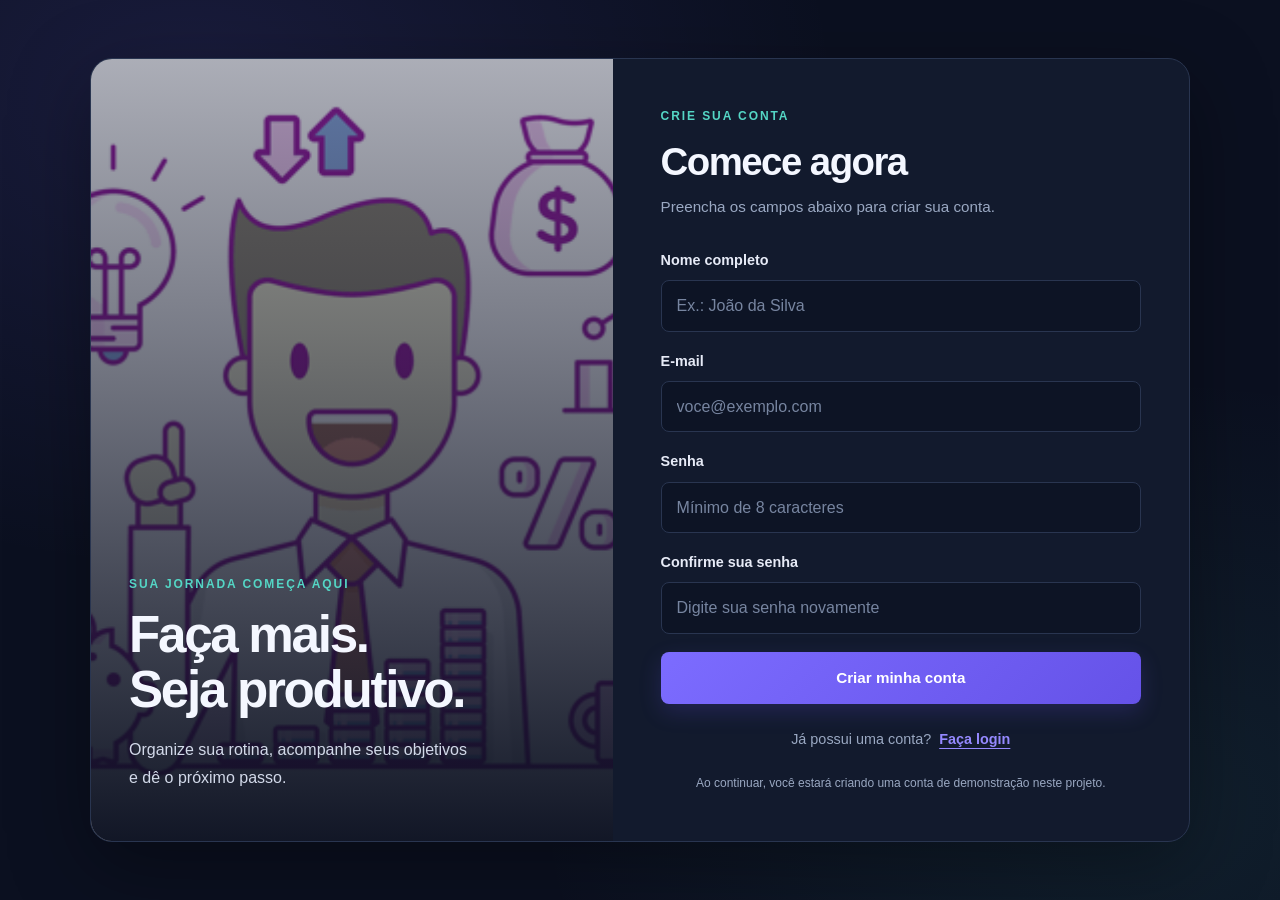
<file: apps/1-Formulario/index.html>
<!DOCTYPE html>
<html lang="pt-BR">
<head>
    <meta charset="UTF-8">
    <meta name="viewport" content="width=device-width, initial-scale=1.0">

    <meta
        name="description"
        content="Crie sua conta para começar a organizar suas atividades e aumentar sua produtividade."
    >

    <title>Criar Conta | Productivity</title>

    <!-- Estilos globais e específicos do formulário -->
    <link rel="stylesheet" href="css/style.css">
    <link rel="stylesheet" href="css/form.css">

    <!-- JavaScript executado após o carregamento do HTML -->
    <script src="js/script.js" defer></script>
</head>

<body>
    <main class="cadastro-container">

        <!-- Área visual -->
        <section class="banner" aria-label="Apresentação">
            <img
                src="img/financial_data.jpg"
                alt=""
                class="banner-imagem"
            >

            <div class="banner-conteudo">
                <p class="banner-etiqueta">SUA JORNADA COMEÇA AQUI</p>

                <h2>Faça mais.<br>Seja produtivo.</h2>

                <p>
                    Organize sua rotina, acompanhe seus objetivos
                    e dê o próximo passo.
                </p>
            </div>
        </section>

        <!-- Área do formulário -->
        <section class="form-area" aria-labelledby="form-titulo">

            <div class="form-cabecalho">
                <p class="form-etiqueta">CRIE SUA CONTA</p>

                <h1 id="form-titulo">Comece agora</h1>

                <p class="form-descricao">
                    Preencha os campos abaixo para criar sua conta.
                </p>
            </div>

            <form
                id="form-cadastro"
                class="formulario"
                action="#"
                method="post"
                novalidate
            >
                <!-- Nome completo -->
                <div class="form-grupo">
                    <label for="nome">Nome completo</label>

                    <input
                        type="text"
                        id="nome"
                        name="nome"
                        placeholder="Ex.: João da Silva"
                        autocomplete="name"
                        minlength="2"
                        maxlength="100"
                        data-rules="required|min:2"
                        aria-describedby="erro-nome"
                        required
                    >

                    <small
                        class="mensagem-erro"
                        id="erro-nome"
                        aria-live="polite"
                    ></small>
                </div>

                <!-- E-mail -->
                <div class="form-grupo">
                    <label for="email">E-mail</label>

                    <input
                        type="email"
                        id="email"
                        name="email"
                        placeholder="voce@exemplo.com"
                        autocomplete="email"
                        maxlength="254"
                        data-rules="required|email"
                        aria-describedby="erro-email"
                        required
                    >

                    <small
                        class="mensagem-erro"
                        id="erro-email"
                        aria-live="polite"
                    ></small>
                </div>

                <!-- Senha -->
                <div class="form-grupo">
                    <label for="senha">Senha</label>

                    <input
                        type="password"
                        id="senha"
                        name="senha"
                        placeholder="Mínimo de 8 caracteres"
                        autocomplete="new-password"
                        minlength="8"
                        data-rules="required|min:8"
                        aria-describedby="erro-senha"
                        required
                    >

                    <small
                        class="mensagem-erro"
                        id="erro-senha"
                        aria-live="polite"
                    ></small>
                </div>

                <!-- Confirmação da senha -->
                <div class="form-grupo">
                    <label for="senha-confirmacao">
                        Confirme sua senha
                    </label>

                    <input
                        type="password"
                        id="senha-confirmacao"
                        name="senha_confirmacao"
                        placeholder="Digite sua senha novamente"
                        autocomplete="new-password"
                        data-rules="required|confirmed"
                        aria-describedby="erro-senha-confirmacao"
                        required
                    >

                    <small
                        class="mensagem-erro"
                        id="erro-senha-confirmacao"
                        aria-live="polite"
                    ></small>
                </div>

                <!-- Mensagem geral -->
                <p
                    id="mensagem-formulario"
                    class="mensagem-formulario"
                    role="status"
                    aria-live="polite"
                ></p>

                <button type="submit" class="botao-cadastro">
                    Criar minha conta
                </button>

                <p class="form-login">
                    Já possui uma conta?
                    <a href="#" id="link-login">Faça login</a>
                </p>

                <p class="form-rodape">
                    Ao continuar, você estará criando uma conta
                    de demonstração neste projeto.
                </p>
            </form>
        </section>
    </main>
</body>
</html>
</file>
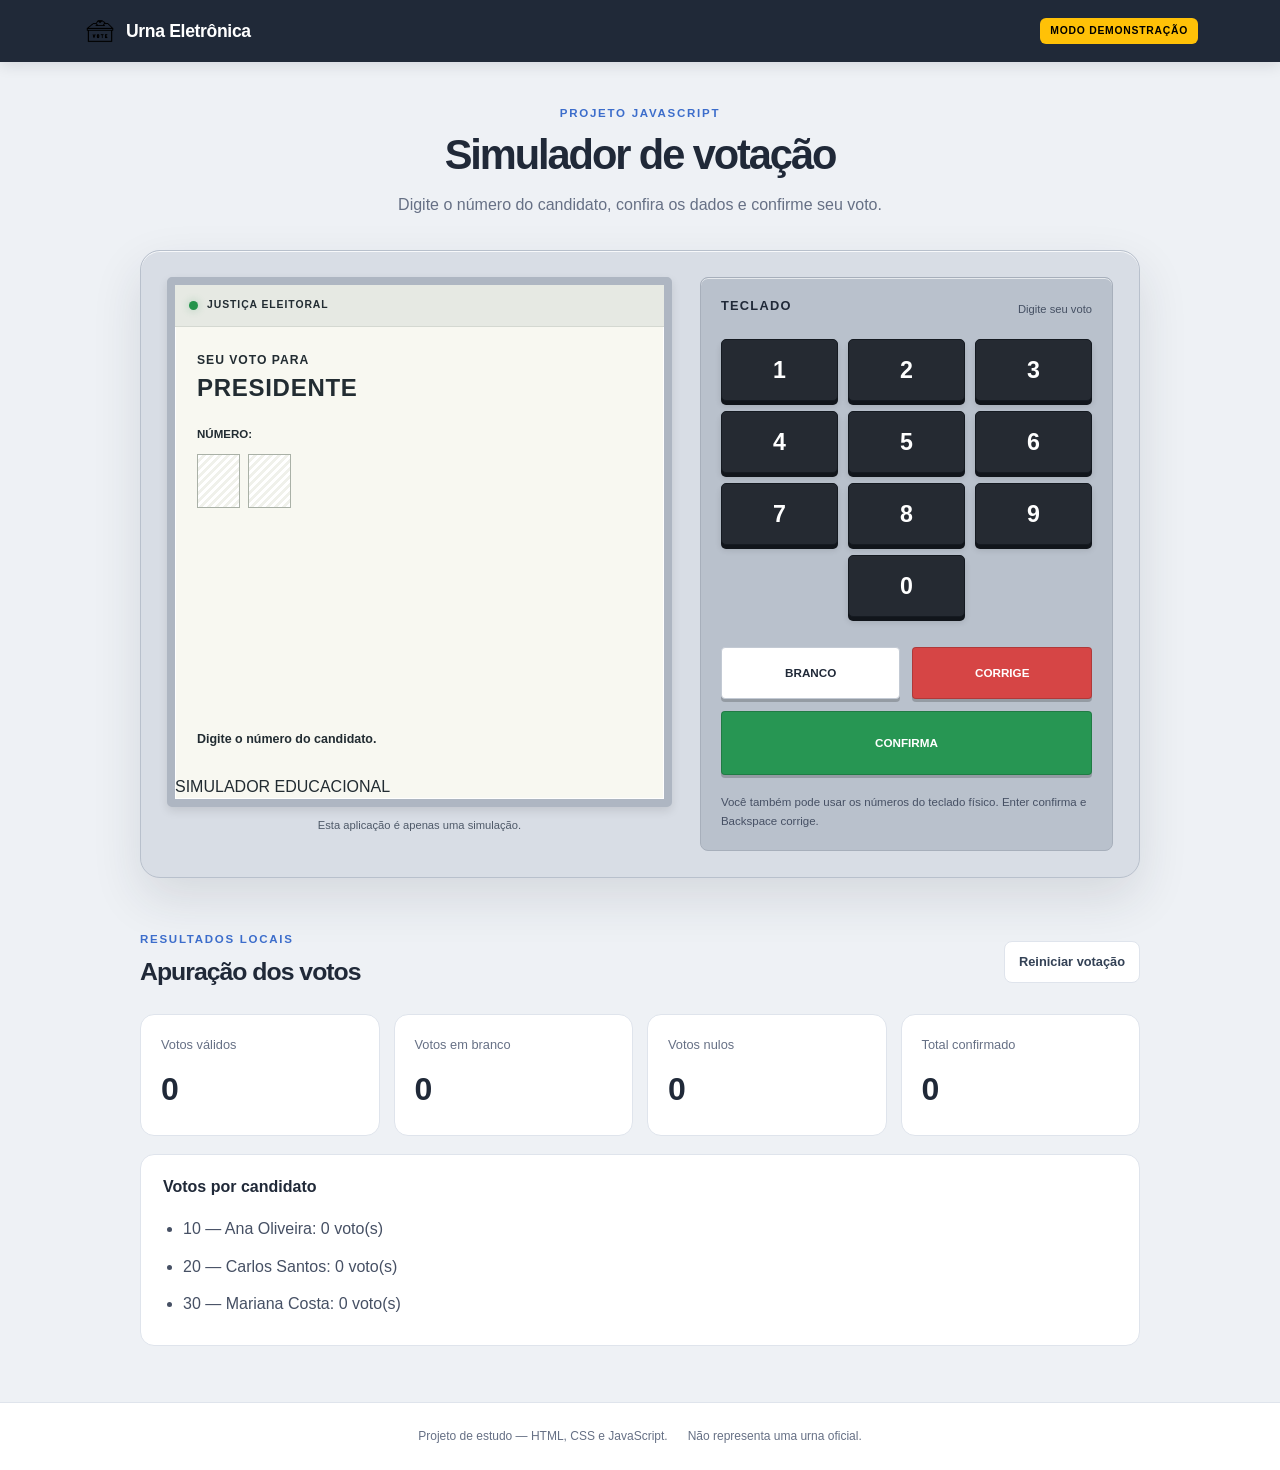
<file: apps/3-Urna eletronica/index.html>
<!doctype html>
<html lang="pt-BR">
<head>
    <meta charset="UTF-8">
    <meta name="viewport" content="width=device-width, initial-scale=1.0">

    <meta
        name="description"
        content="Simulador educacional de urna eletrônica desenvolvido com JavaScript."
    >

    <title>Urna Eletrônica | Simulador JS</title>

    <!-- Bootstrap para utilitários e layout -->
    <link
        href="https://cdn.jsdelivr.net/npm/bootstrap@5.3.3/dist/css/bootstrap.min.css"
        rel="stylesheet"
        crossorigin="anonymous"
    >

    <!-- Estilos personalizados -->
    <link rel="stylesheet" href="css/estilo.css">

    <!-- JavaScript da aplicação -->
    <script src="js/main.js" defer></script>
</head>

<body>
    <header class="navbar navbar-dark app-navbar">
        <div class="container">
            <a class="navbar-brand d-flex align-items-center gap-2" href="#">
                <img
                    src="img/icon/urna.png"
                    alt=""
                    width="36"
                    height="36"
                    onerror="this.hidden=true"
                >

                <span>Urna Eletrônica</span>
            </a>

            <span class="badge text-bg-warning">
                MODO DEMONSTRAÇÃO
            </span>
        </div>
    </header>

    <main class="container app-container">
        <section class="page-heading">
            <p class="eyebrow">PROJETO JAVASCRIPT</p>
            <h1>Simulador de votação</h1>

            <p>
                Digite o número do candidato, confira os dados
                e confirme seu voto.
            </p>
        </section>

        <section class="urna" aria-label="Simulador de urna eletrônica">

            <!-- Tela de votação -->
            <div class="tela-wrapper">
                <div class="tela" id="tela">

                    <div class="tela-topo">
                        <span class="led" aria-hidden="true"></span>
                        <span>JUSTIÇA ELEITORAL</span>
                    </div>

                    <div class="tela-conteudo" id="tela-conteudo">
                        <p class="texto-instrucao">
                            SEU VOTO PARA
                        </p>

                        <h2 id="cargo">PRESIDENTE</h2>

                        <div class="numero-area">
                            <span>NÚMERO:</span>

                            <div
                                class="numero-digitos"
                                id="numero-digitos"
                                aria-label="Número do candidato"
                            >
                                <span class="digito vazio"></span>
                                <span class="digito vazio"></span>
                            </div>
                        </div>

                        <div
                            class="candidato-info"
                            id="candidato-info"
                            hidden
                        >
                            <div class="candidato-foto" id="candidato-foto">
                                <span aria-hidden="true">👤</span>
                            </div>

                            <div class="candidato-dados">
                                <p class="campo-legenda">NOME</p>
                                <h3 id="candidato-nome"></h3>

                                <p class="campo-legenda">PARTIDO</p>
                                <p id="candidato-partido"></p>
                            </div>
                        </div>

                        <div
                            class="voto-especial"
                            id="voto-especial"
                            hidden
                        >
                            <span aria-hidden="true">✓</span>
                            <h3>VOTO EM BRANCO</h3>
                        </div>

                        <div
                            class="mensagem-voto"
                            id="mensagem-voto"
                            role="status"
                            aria-live="polite"
                        >
                            Digite o número do candidato.
                        </div>
                    </div>

                    <div class="tela-rodape">
                        SIMULADOR EDUCACIONAL
                    </div>
                </div>

                <p class="aviso">
                    Esta aplicação é apenas uma simulação.
                </p>
            </div>

            <!-- Teclado -->
            <div class="teclado-area">
                <div class="teclado-cabecalho">
                    <h2>TECLADO</h2>
                    <span>Digite seu voto</span>
                </div>

                <div class="teclado" aria-label="Teclado numérico">
                    <button type="button" class="tecla numero" data-numero="1">1</button>
                    <button type="button" class="tecla numero" data-numero="2">2</button>
                    <button type="button" class="tecla numero" data-numero="3">3</button>

                    <button type="button" class="tecla numero" data-numero="4">4</button>
                    <button type="button" class="tecla numero" data-numero="5">5</button>
                    <button type="button" class="tecla numero" data-numero="6">6</button>

                    <button type="button" class="tecla numero" data-numero="7">7</button>
                    <button type="button" class="tecla numero" data-numero="8">8</button>
                    <button type="button" class="tecla numero" data-numero="9">9</button>

                    <span class="tecla-vazia" aria-hidden="true"></span>
                    <button type="button" class="tecla numero" data-numero="0">0</button>
                    <span class="tecla-vazia" aria-hidden="true"></span>
                </div>

                <div class="teclas-especiais">
                    <button
                        type="button"
                        class="tecla-especial branco"
                        id="botao-branco"
                    >
                        BRANCO
                    </button>

                    <button
                        type="button"
                        class="tecla-especial corrige"
                        id="botao-corrige"
                    >
                        CORRIGE
                    </button>

                    <button
                        type="button"
                        class="tecla-especial confirma"
                        id="botao-confirma"
                    >
                        CONFIRMA
                    </button>
                </div>

                <p class="dica-teclado">
                    Você também pode usar os números do teclado físico.
                    Enter confirma e Backspace corrige.
                </p>
            </div>
        </section>

        <!-- Apuração de demonstração -->
        <section class="apuracao" aria-labelledby="titulo-apuracao">
            <div class="apuracao-cabecalho">
                <div>
                    <p class="eyebrow">RESULTADOS LOCAIS</p>
                    <h2 id="titulo-apuracao">Apuração dos votos</h2>
                </div>

                <button
                    type="button"
                    class="botao-reset"
                    id="botao-reset"
                >
                    Reiniciar votação
                </button>
            </div>

            <div class="resultados">
                <article class="resultado-card">
                    <span>Votos válidos</span>
                    <strong id="total-validos">0</strong>
                </article>

                <article class="resultado-card">
                    <span>Votos em branco</span>
                    <strong id="total-brancos">0</strong>
                </article>

                <article class="resultado-card">
                    <span>Votos nulos</span>
                    <strong id="total-nulos">0</strong>
                </article>

                <article class="resultado-card">
                    <span>Total confirmado</span>
                    <strong id="total-votos">0</strong>
                </article>
            </div>

            <div class="resultado-candidatos">
                <h3>Votos por candidato</h3>
                <ul id="lista-resultados">
                    <li>Nenhum voto registrado.</li>
                </ul>
            </div>
        </section>
    </main>

    <footer class="app-footer">
        <p>Projeto de estudo — HTML, CSS e JavaScript.</p>
        <p>Não representa uma urna oficial.</p>
    </footer>
</body>
</html>
</file>
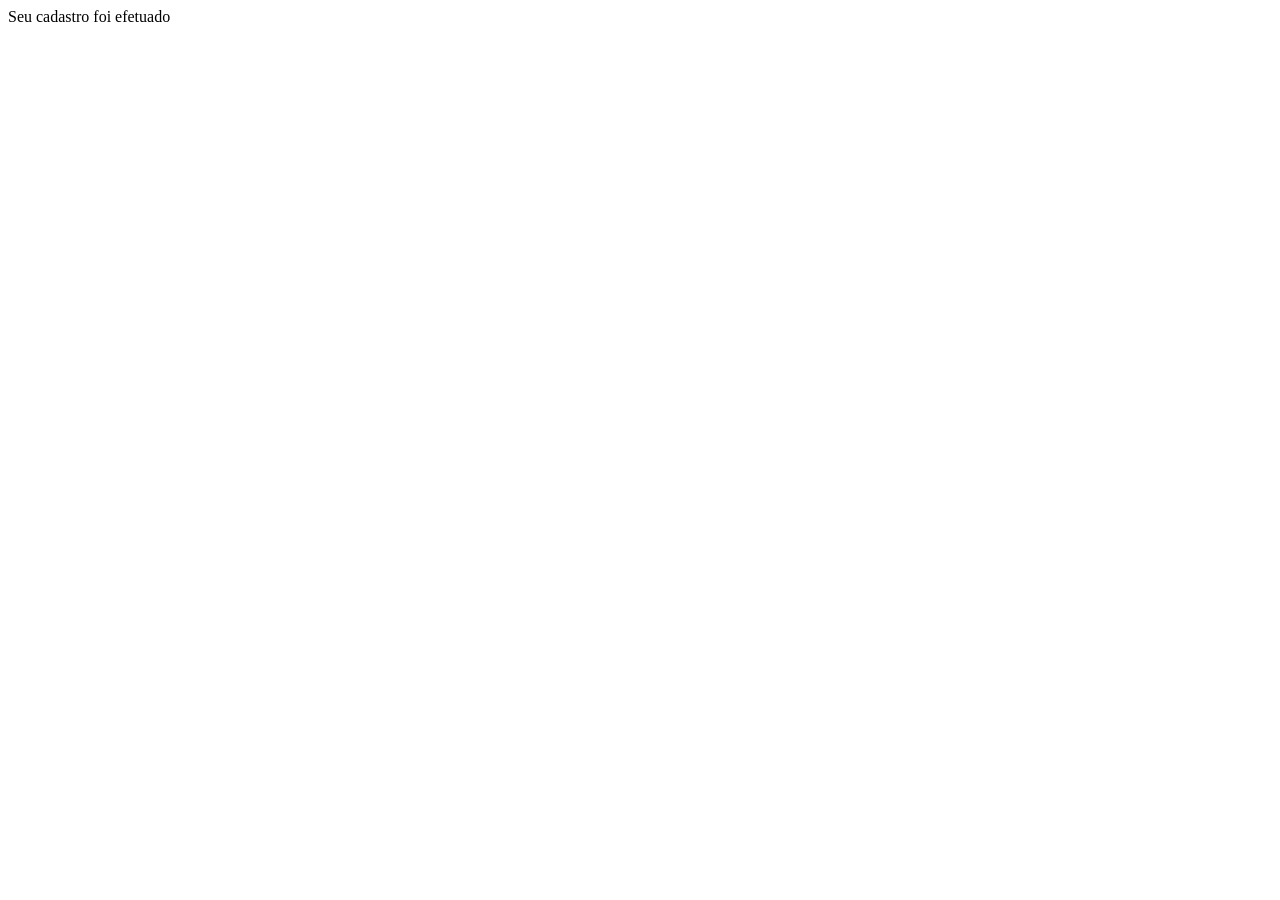
<file: apps/1-Formulario/enviado.html>
<!DOCTYPE html>
<html lang="en">
<head>
  <meta charset="UTF-8">
  <meta name="viewport" content="width=device-width, initial-scale=1.0">
  <title>Enviado</title>
</head>
<body>
  Seu cadastro foi efetuado
</body>
</html>
</file>
<file: apps/1-Formulario/css/style.css>
/* =========================================
   1. Variáveis e configurações globais
========================================= */

:root {
    color-scheme: dark;

    --cor-fundo: #0b1020;
    --cor-superficie: #121a2d;
    --cor-texto: #f4f7ff;
    --cor-texto-secundario: #9aa8c2;

    --cor-primaria: #7c6cff;
    --cor-primaria-hover: #9589ff;
    --cor-destaque: #54d6c5;

    --cor-borda: #293550;
    --cor-erro: #ff7d91;
    --cor-sucesso: #62e6a5;

    --sombra-cartao: 0 24px 80px rgb(0 0 0 / 35%);

    --raio-pequeno: 8px;
    --raio-medio: 14px;
    --raio-grande: 22px;

    --transicao: 180ms ease;
}

/* Evita diferenças de cálculo entre elementos */

* {
    box-sizing: border-box;
    margin: 0;
    padding: 0;
}

html {
    min-width: 320px;
    min-height: 100%;
    scroll-behavior: smooth;
}

body {
    min-height: 100vh;
    min-height: 100dvh;
    padding: 32px;

    display: grid;
    place-items: center;

    font-family:
        Inter,
        "Segoe UI",
        Roboto,
        Helvetica,
        Arial,
        sans-serif;

    font-size: 16px;
    line-height: 1.6;

    color: var(--cor-texto);

    background:
        radial-gradient(
            ellipse at 15% 10%,
            rgb(124 108 255 / 13%),
            transparent 42%
        ),
        radial-gradient(
            ellipse at 90% 90%,
            rgb(84 214 197 / 8%),
            transparent 38%
        ),
        var(--cor-fundo);
}

/* Herda a tipografia dos elementos do formulário */

button,
input {
    font: inherit;
}

button,
a,
input {
    -webkit-tap-highlight-color: transparent;
}

a {
    color: var(--cor-primaria-hover);
    text-underline-offset: 4px;
}

a:hover {
    color: var(--cor-destaque);
}

a:focus-visible,
button:focus-visible,
input:focus-visible {
    outline: 3px solid var(--cor-destaque);
    outline-offset: 4px;
}

button {
    cursor: pointer;
}

/* Layout principal */

.cadastro-container {
    width: min(100%, 1100px);
    min-height: 650px;

    display: grid;
    grid-template-columns: 0.95fr 1.05fr;

    overflow: hidden;

    background: var(--cor-superficie);
    border: 1px solid var(--cor-borda);
    border-radius: var(--raio-grande);

    box-shadow: var(--sombra-cartao);
}

/* Tablet */

@media (max-width: 850px) {
    body {
        padding: 24px;
    }

    .cadastro-container {
        width: min(100%, 650px);
        grid-template-columns: 1fr;
    }
}

/* Celular */

@media (max-width: 480px) {
    body {
        display: block;
        padding: 0;
    }

    .cadastro-container {
        width: 100%;
        min-height: 100vh;
        min-height: 100dvh;

        border: 0;
        border-radius: 0;
        box-shadow: none;
    }
}

/* Respeita a preferência por menos movimento */

@media (prefers-reduced-motion: reduce) {
    *,
    *::before,
    *::after {
        scroll-behavior: auto !important;
        animation-duration: 0.01ms !important;
        animation-iteration-count: 1 !important;
        transition-duration: 0.01ms !important;
    }
}
</file>
<file: apps/1-Formulario/css/form.css>
/* =========================================
   1. Banner de apresentação
========================================= */

.banner {
    position: relative;
    isolation: isolate;

    min-height: 100%;
    padding: 48px 38px;

    display: flex;
    flex-direction: column;
    justify-content: flex-end;

    overflow: hidden;

    background: #171d38;
}

.banner::after {
    content: "";

    position: absolute;
    inset: 0;
    z-index: -1;

    background:
        linear-gradient(
            180deg,
            rgb(11 16 32 / 5%) 0%,
            rgb(11 16 32 / 35%) 35%,
            rgb(11 16 32 / 96%) 100%
        );
}

.banner-imagem {
    position: absolute;
    inset: 0;
    z-index: -2;

    width: 100%;
    height: 100%;

    object-fit: cover;

    opacity: 0.68;
}

.banner-conteudo {
    max-width: 400px;
}

.banner-etiqueta,
.form-etiqueta {
    margin-bottom: 14px;

    color: var(--cor-destaque);

    font-size: 0.75rem;
    font-weight: 800;
    letter-spacing: 0.16em;
    line-height: 1.5;
}

.banner-conteudo h2 {
    margin-bottom: 18px;

    font-size: clamp(2.2rem, 4vw, 3.5rem);
    font-weight: 800;
    line-height: 1.08;
    letter-spacing: -0.045em;
}

.banner-conteudo > p:last-child {
    max-width: 340px;

    color: #d2d9e9;
    font-size: 1rem;
    line-height: 1.8;
}

/* =========================================
   2. Área do formulário
========================================= */

.form-area {
    min-width: 0;
    padding: 48px;

    display: flex;
    flex-direction: column;
    justify-content: center;
}

.form-cabecalho {
    margin-bottom: 30px;
}

.form-cabecalho h1 {
    margin-bottom: 10px;

    font-size: clamp(1.9rem, 3vw, 2.5rem);
    font-weight: 800;
    line-height: 1.2;
    letter-spacing: -0.04em;
}

.form-descricao {
    color: var(--cor-texto-secundario);
    font-size: 0.95rem;
}

/* =========================================
   3. Campos e rótulos
========================================= */

.formulario {
    width: 100%;
}

.form-grupo {
    margin-bottom: 18px;
}

.form-grupo label {
    display: block;
    margin-bottom: 8px;

    color: #e7ebf7;
    font-size: 0.9rem;
    font-weight: 600;
}

.form-grupo input {
    display: block;

    width: 100%;
    min-height: 50px;
    padding: 12px 15px;

    color: var(--cor-texto);
    background: #0d1425;

    border: 1px solid var(--cor-borda);
    border-radius: var(--raio-pequeno);

    outline: none;

    transition:
        border-color var(--transicao),
        box-shadow var(--transicao),
        background-color var(--transicao);
}

.form-grupo input::placeholder {
    color: #7785a0;
    opacity: 1;
}

.form-grupo input:hover {
    border-color: #455574;
}

.form-grupo input:focus-visible {
    border-color: var(--cor-primaria);

    outline: none;

    box-shadow:
        0 0 0 3px rgb(124 108 255 / 18%);
}

/* Estado de erro */

.form-grupo input[aria-invalid="true"] {
    border-color: var(--cor-erro);
}

.form-grupo input[aria-invalid="true"]:focus-visible {
    box-shadow:
        0 0 0 3px rgb(255 125 145 / 15%);
}

.mensagem-erro {
    display: block;
    min-height: 0;
    margin-top: 0;

    color: var(--cor-erro);
    font-size: 0.8rem;
    line-height: 1.5;
}

.mensagem-erro:not(:empty) {
    margin-top: 6px;
}

/* =========================================
   4. Mensagem geral do formulário
========================================= */

.mensagem-formulario {
    margin-bottom: 14px;

    color: var(--cor-texto-secundario);
    font-size: 0.875rem;
}

.mensagem-formulario:empty {
    display: none;
}

.mensagem-formulario[data-tipo="sucesso"] {
    padding: 12px 14px;

    color: var(--cor-sucesso);
    background: rgb(98 230 165 / 8%);

    border: 1px solid rgb(98 230 165 / 25%);
    border-radius: var(--raio-pequeno);
}

.mensagem-formulario[data-tipo="erro"] {
    color: var(--cor-erro);
}

/* =========================================
   5. Botão principal
========================================= */

.botao-cadastro {
    width: 100%;
    min-height: 52px;
    padding: 13px 20px;

    color: #ffffff;
    background: linear-gradient(
        135deg,
        #7c6cff,
        #6552e8
    );

    border: 0;
    border-radius: var(--raio-pequeno);

    font-size: 0.95rem;
    font-weight: 750;

    box-shadow: 0 8px 22px rgb(101 82 232 / 20%);

    transition:
        transform var(--transicao),
        filter var(--transicao),
        box-shadow var(--transicao);
}

.botao-cadastro:hover {
    filter: brightness(1.12);

    box-shadow: 0 10px 26px rgb(101 82 232 / 32%);
    transform: translateY(-1px);
}

.botao-cadastro:active {
    transform: translateY(0);
}

.botao-cadastro:disabled {
    cursor: not-allowed;
    opacity: 0.65;
    box-shadow: none;
    transform: none;
}

/* =========================================
   6. Login e rodapé
========================================= */

.form-login {
    margin-top: 24px;

    color: var(--cor-texto-secundario);
    font-size: 0.9rem;
    text-align: center;
}

.form-login a {
    margin-left: 4px;
    font-weight: 700;
}

.form-rodape {
    margin-top: 22px;

    color: var(--cor-texto-secundario);
    font-size: 0.75rem;
    line-height: 1.7;
    text-align: center;
}

/* =========================================
   7. Ajustes para telas menores
========================================= */

@media (max-width: 850px) {
    .banner {
        min-height: 260px;
        padding: 34px;
    }

    .banner-conteudo h2 {
        font-size: 2.5rem;
    }

    .form-area {
        padding: 40px;
    }
}

@media (max-width: 480px) {
    .banner {
        min-height: 210px;
        padding: 26px 24px;
    }

    .banner-conteudo h2 {
        margin-bottom: 10px;
        font-size: 2rem;
    }

    .banner-etiqueta {
        margin-bottom: 8px;
        font-size: 0.68rem;
    }

    .banner-conteudo > p:last-child {
        font-size: 0.875rem;
        line-height: 1.6;
    }

    .form-area {
        padding: 32px 24px;
    }

    .form-cabecalho {
        margin-bottom: 24px;
    }
}
</file>
<file: apps/3-Urna eletronica/css/estilo.css>
/* =========================================
   1. Configurações globais
========================================= */

:root {
    --fundo: #eef1f5;
    --superficie: #ffffff;
    --texto: #202938;
    --texto-suave: #667085;

    --urna: #d8dde5;
    --urna-borda: #b8c0cc;
    --tela: #f8f8f1;
    --tela-texto: #222c32;

    --tecla: #252a32;
    --tecla-hover: #3c4552;

    --verde: #279653;
    --verde-hover: #1d7941;

    --vermelho: #d64545;
    --amarelo: #f4c542;

    --borda: #dfe4ec;
    --raio: 14px;
}

* {
    box-sizing: border-box;
    margin: 0;
    padding: 0;
}

body {
    min-width: 320px;
    min-height: 100vh;

    display: flex;
    flex-direction: column;

    background: var(--fundo);
    color: var(--texto);

    font-family:
        Inter,
        "Segoe UI",
        Roboto,
        Arial,
        sans-serif;

    line-height: 1.6;
}

button {
    font: inherit;
}

button:focus-visible {
    outline: 3px solid #3268d8;
    outline-offset: 3px;
}

/* =========================================
   2. Cabeçalho
========================================= */

.app-navbar {
    background: #202938;
    box-shadow: 0 3px 14px rgb(22 31 45 / 12%);
}

.app-navbar .navbar-brand {
    font-size: 1.1rem;
    font-weight: 800;
    letter-spacing: -0.02em;
}

.app-navbar .badge {
    padding: 8px 10px;
    font-size: 0.65rem;
    letter-spacing: 0.07em;
}

/* =========================================
   3. Introdução
========================================= */

.app-container {
    flex: 1;
    padding-top: 42px;
    padding-bottom: 56px;
}

.page-heading {
    margin-bottom: 32px;
    text-align: center;
}

.eyebrow {
    margin-bottom: 8px;

    color: #3c6dcb;

    font-size: 0.72rem;
    font-weight: 800;
    letter-spacing: 0.15em;
}

.page-heading h1 {
    margin-bottom: 12px;

    font-size: clamp(1.8rem, 4vw, 2.6rem);
    font-weight: 850;
    letter-spacing: -0.05em;
}

.page-heading > p:last-child {
    color: var(--texto-suave);
}

/* =========================================
   4. Estrutura da urna
========================================= */

.urna {
    width: min(100%, 1000px);
    margin: 0 auto;

    padding: 26px;

    display: grid;
    grid-template-columns: 1.1fr 0.9fr;
    align-items: stretch;
    gap: 28px;

    background: var(--urna);
    border: 1px solid var(--urna-borda);
    border-radius: 20px;

    box-shadow:
        0 20px 50px rgb(32 41 56 / 12%),
        inset 0 1px 0 rgb(255 255 255 / 80%);
}

/* =========================================
   5. Tela
========================================= */

.tela-wrapper {
    min-width: 0;
    display: flex;
    flex-direction: column;
}

.tela {
    flex: 1;
    min-height: 420px;

    display: flex;
    flex-direction: column;

    background: var(--tela);
    color: var(--tela-texto);

    border: 8px solid #aeb6c2;
    border-radius: 5px;

    box-shadow:
        inset 0 0 0 1px #ffffff,
        0 4px 10px rgb(0 0 0 / 10%);
}

.tela-topo {
    min-height: 42px;
    padding: 10px 14px;

    display: flex;
    align-items: center;
    gap: 9px;

    background: #e6e9e3;
    border-bottom: 1px solid #d4d8d1;

    font-size: 0.65rem;
    font-weight: 800;
    letter-spacing: 0.09em;
}

.led {
    width: 9px;
    height: 9px;

    background: #24934b;
    border-radius: 50%;

    box-shadow: 0 0 8px rgb(36 147 75 / 30%);
}

.tela-conteudo {
    flex: 1;
    padding: 24px 22px;

    display: flex;
    flex-direction: column;
}

.texto-instrucao {
    margin-bottom: 4px;

    font-size: 0.76rem;
    font-weight: 700;
    letter-spacing: 0.08em;
}

.tela-conteudo > h2 {
    margin-bottom: 22px;

    font-size: 1.5rem;
    font-weight: 900;
    letter-spacing: 0.03em;
}

.numero-area {
    display: flex;
    flex-direction: column;
    gap: 10px;
}

.numero-area > span {
    font-size: 0.72rem;
    font-weight: 800;
}

.numero-digitos {
    display: flex;
    gap: 8px;
}

.digito {
    width: 43px;
    height: 54px;

    display: grid;
    place-items: center;

    background: #ffffff;
    border: 1px solid #aab1a7;

    font-size: 1.8rem;
    font-weight: 800;
}

.digito.vazio {
    background:
        linear-gradient(
            135deg,
            #ffffff 25%,
            #f0f1eb 25%,
            #f0f1eb 50%,
            #ffffff 50%,
            #ffffff 75%,
            #f0f1eb 75%
        );

    background-size: 8px 8px;
}

.candidato-info {
    margin-top: 24px;
    padding-top: 18px;

    display: flex;
    align-items: flex-start;
    gap: 16px;

    border-top: 1px solid #d7dacf;
}

.candidato-info[hidden],
.voto-especial[hidden] {
    display: none;
}

.candidato-foto {
    width: 100px;
    min-width: 100px;
    height: 120px;

    display: grid;
    place-items: center;

    overflow: hidden;

    background: #e1e4dc;
    border: 1px solid #c5c9bf;
    border-radius: 3px;

    font-size: 2rem;
}

.candidato-foto img {
    width: 100%;
    height: 100%;
    object-fit: cover;
}

.candidato-dados {
    min-width: 0;
    overflow-wrap: anywhere;
}

.campo-legenda {
    margin-bottom: 2px;

    color: #5d675d;
    font-size: 0.65rem;
    font-weight: 800;
    letter-spacing: 0.08em;
}

.candidato-dados h3 {
    margin-bottom: 12px;

    font-size: 1rem;
    font-weight: 850;
}

#candidato-partido {
    font-size: 0.9rem;
    font-weight: 650;
}

.mensagem-voto {
    margin-top: auto;
    padding-top: 24px;

    font-size: 0.78rem;
    font-weight: 650;
}

.voto-especial {
    margin-top: 30px;
    padding: 20px 12px;

    text-align: center;

    border: 2px dashed #8a9386;
}

.voto-especial > span {
    color: var(--verde);
    font-size: 2rem;
}

.voto-especial h3 {
    margin-top: 8px;

    font-size: 1.05rem;
    font-weight: 900;
}

.aviso {
    margin-top: 10px;

    color: #4e5968;
    font-size: 0.7rem;
    text-align: center;
}

/* =========================================
   6. Teclado numérico
========================================= */

.teclado-area {
    min-width: 0;
    padding: 20px;

    background: #b9c1cc;
    border: 1px solid #a7afbb;
    border-radius: 8px;

    box-shadow: inset 0 1px 0 rgb(255 255 255 / 65%);
}

.teclado-cabecalho {
    margin-bottom: 18px;

    display: flex;
    align-items: center;
    justify-content: space-between;
    gap: 10px;
}

.teclado-cabecalho h2 {
    font-size: 0.8rem;
    font-weight: 900;
    letter-spacing: 0.1em;
}

.teclado-cabecalho span {
    color: #455063;
    font-size: 0.7rem;
}

.teclado {
    display: grid;
    grid-template-columns: repeat(3, minmax(0, 1fr));
    gap: 10px;
}

.tecla {
    min-width: 0;
    min-height: 62px;

    display: grid;
    place-items: center;

    color: #ffffff;
    background: var(--tecla);

    border: 1px solid #151a21;
    border-radius: 5px;

    box-shadow:
        0 4px 0 #11151b,
        0 5px 6px rgb(0 0 0 / 12%);

    font-size: 1.45rem;
    font-weight: 750;

    transition:
        background 150ms ease,
        transform 100ms ease,
        box-shadow 100ms ease;
}

.tecla:hover {
    background: var(--tecla-hover);
}

.tecla:active {
    transform: translateY(3px);
    box-shadow: 0 1px 0 #11151b;
}

.teclas-especiais {
    margin-top: 30px;

    display: grid;
    grid-template-columns: 1fr 1fr;
    gap: 12px;
}

.tecla-especial {
    min-height: 52px;
    padding: 10px 8px;

    border: 1px solid rgb(0 0 0 / 18%);
    border-radius: 4px;

    font-size: 0.73rem;
    font-weight: 900;

    box-shadow: 0 3px 0 rgb(0 0 0 / 20%);

    transition:
        filter 150ms ease,
        transform 100ms ease;
}

.tecla-especial:hover {
    filter: brightness(0.95);
}

.tecla-especial:active {
    transform: translateY(2px);
    box-shadow: none;
}

.branco {
    color: #202938;
    background: #ffffff;
    border-color: #c3cad4;
}

.corrige {
    color: #ffffff;
    background: var(--vermelho);
}

.confirma {
    grid-column: 1 / -1;

    min-height: 64px;

    color: #ffffff;
    background: var(--verde);
}

.confirma:hover {
    background: var(--verde-hover);
}

.dica-teclado {
    margin-top: 18px;
    margin-bottom: 0;

    color: #465064;
    font-size: 0.72rem;
    line-height: 1.6;
}

/* =========================================
   7. Apuração
========================================= */

.apuracao {
    width: min(100%, 1000px);
    margin: 52px auto 0;
}

.apuracao-cabecalho {
    margin-bottom: 20px;

    display: flex;
    align-items: center;
    justify-content: space-between;
    gap: 20px;
}

.apuracao-cabecalho h2 {
    font-size: 1.55rem;
    font-weight: 850;
    letter-spacing: -0.04em;
}

.botao-reset {
    padding: 10px 14px;

    color: #334155;
    background: #ffffff;

    border: 1px solid var(--borda);
    border-radius: 8px;

    font-size: 0.8rem;
    font-weight: 750;
}

.botao-reset:hover {
    background: #f5f7fa;
}

.resultados {
    display: grid;
    grid-template-columns: repeat(4, minmax(0, 1fr));
    gap: 14px;
}

.resultado-card {
    padding: 20px;

    display: flex;
    flex-direction: column;
    gap: 8px;

    background: var(--superficie);
    border: 1px solid var(--borda);
    border-radius: var(--raio);
}

.resultado-card span {
    color: var(--texto-suave);
    font-size: 0.8rem;
}

.resultado-card strong {
    font-size: 2rem;
    font-weight: 850;
    letter-spacing: -0.04em;
}

.resultado-candidatos {
    margin-top: 18px;
    padding: 22px;

    background: var(--superficie);
    border: 1px solid var(--borda);
    border-radius: var(--raio);
}

.resultado-candidatos h3 {
    margin-bottom: 14px;

    font-size: 1rem;
    font-weight: 800;
}

#lista-resultados {
    margin: 0;
    padding-left: 20px;
}

#lista-resultados li {
    padding: 6px 0;
    color: #465064;
    overflow-wrap: anywhere;
}

/* =========================================
   8. Footer
========================================= */

.app-footer {
    padding: 24px;

    display: flex;
    justify-content: center;
    gap: 20px;
    flex-wrap: wrap;

    color: var(--texto-suave);
    background: #ffffff;
    border-top: 1px solid var(--borda);

    font-size: 0.75rem;
    text-align: center;
}

.app-footer p {
    margin: 0;
}

/* =========================================
   9. Responsividade
========================================= */

@media (max-width: 767px) {
    .app-container {
        padding-top: 30px;
    }

    .urna {
        padding: 16px;
        grid-template-columns: 1fr;
        gap: 24px;
    }

    .tela {
        min-height: 400px;
    }

    .teclado-area {
        padding: 18px;
    }

    .tecla {
        min-height: 58px;
    }

    .resultados {
        grid-template-columns: repeat(2, minmax(0, 1fr));
    }

    .apuracao-cabecalho {
        align-items: flex-start;
        flex-direction: column;
    }
}

@media (max-width: 420px) {
    .app-navbar .badge {
        max-width: 112px;
        white-space: normal;
        text-align: center;
        line-height: 1.4;
    }

    .urna {
        padding: 10px;
    }

    .tela-conteudo {
        padding: 20px 14px;
    }

    .candidato-info {
        gap: 10px;
    }

    .candidato-foto {
        width: 76px;
        min-width: 76px;
        height: 100px;
    }

    .teclado-area {
        padding: 12px;
    }

    .teclado {
        gap: 8px;
    }

    .tecla {
        min-height: 54px;
    }

    .teclas-especiais {
        gap: 8px;
    }

    .resultado-card {
        padding: 15px;
    }

    .resultado-card strong {
        font-size: 1.65rem;
    }
}

/* =========================================
   10. Movimento reduzido
========================================= */

@media (prefers-reduced-motion: reduce) {
    *,
    *::before,
    *::after {
        scroll-behavior: auto !important;
        transition-duration: 0.01ms !important;
        animation-duration: 0.01ms !important;
        animation-iteration-count: 1 !important;
    }
}
</file>
